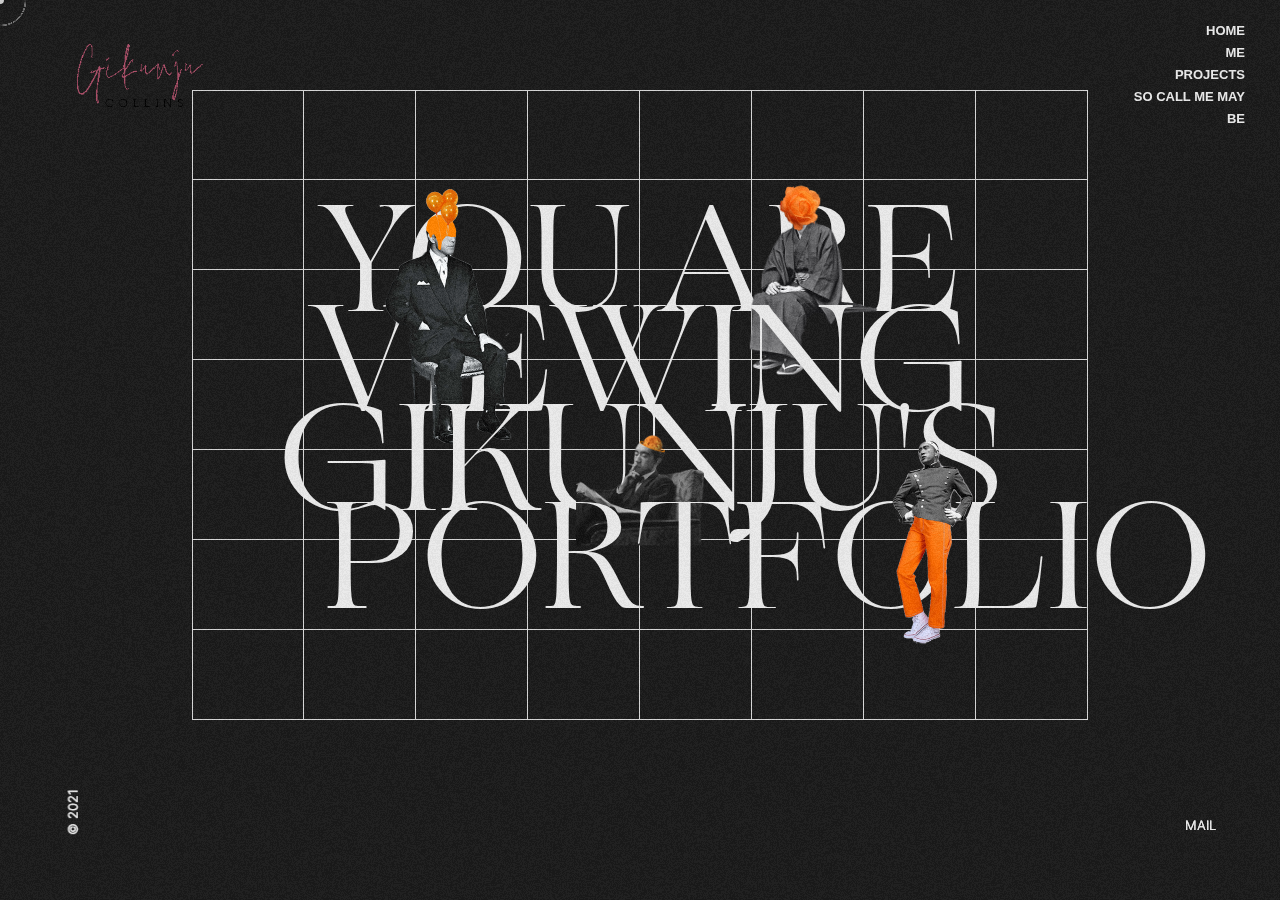
<file: index.html>
<!DOCTYPE html><html class="bg-light scroll-none-x"lang=en><meta charset=UTF-8><meta content="width=device-width,initial-scale=1"name=viewport><title>Gikunju's Portfolio</title><meta content="Gikunju's Portfolio"name=description><link href=resources/images/icon.png rel=icon type=image/png><link href=resources/css/loader.css rel=stylesheet><script src=resources/js/pace.min.js></script><script src=resources/js/TweenMax.min.js></script><script src=resources/js/parallax.min.js></script><link href=resources/css/bootstrap1.css rel=stylesheet><link href=resources/css/style1.css rel=stylesheet><link href=resources/css/post.css rel=stylesheet><link href=resources/css/162720dc.css rel=stylesheet><link href=resources/css/menu.css? rel=stylesheet><link href=resources/css/frontend.mine5ca.css rel=stylesheet><link href=resources/css/2123d16a.css rel=stylesheet><style>body,html{overflow:hidden}@font-face{font-family:Marion-The-Essentials;font-display:auto;font-weight:400;src:url(resources/images/Marion-The-Essentials.woff2) format('woff2')}@font-face{font-family:Cormorant-L;font-display:auto;font-weight:400;src:url(resources/images/Cormorant-Light.woff2) format('woff2')}</style><body class="c-light bg-dark scroll-none-x text-upper"><div class="bg-dark loader-bg"></div><div class="bg-dark loader-bg"></div><div class=loader-header-container><h1 class="c-light loader-header">Collins Gikunju's Portfolio</h1></div><div class=loader-footer-container><p class="c-light loader-footer">Welcome to my world.</div><div class=noise></div><div class=wrapper><div class=cursor></div><div class=follower></div><div class=follower></div><div class=container><section class="elementor-element elementor-section-height-default elementor-section-height-default elementor-section elementor-section-full_width elementor-top-section elementor-element-318dc29"data-element_type=section data-id=318dc29 data-settings='{"_ha_eqh_enable":false}'><div class="elementor-column-gap-no elementor-container"><div class=elementor-row><div class="elementor-element elementor-column elementor-top-column elementor-col-100 elementor-element-e814e3b"data-element_type=column data-id=e814e3b><div class="elementor-column-wrap elementor-element-populated"><div class=elementor-widget-wrap><div class="elementor-element elementor-widget elementor-widget-html elementor-element-47131af"data-element_type=widget data-id=47131af data-widget_type=html.default><div class=elementor-widget-container><div class=section id=home><div class="elementor elementor-1706"data-elementor-id=1706 data-elementor-settings=[] data-elementor-type=section><div class=elementor-section-wrap><section class="elementor-element elementor-section-height-default elementor-section elementor-section-full_width elementor-top-section elementor-hidden-tablet elementor-element-7f7d503d elementor-hidden-phone elementor-section-height-min-height elementor-section-items-middle elementor-section-stretched"data-element_type=section data-id=7f7d503d data-settings='{"background_background":"classic","stretch_section":"section-stretched","_ha_eqh_enable":false}'><div class="elementor-column-gap-no elementor-container"><div class=elementor-row><div class="elementor-element elementor-column elementor-top-column elementor-col-100 elementor-element-77e33165"data-element_type=column data-id=77e33165><div class="elementor-column-wrap elementor-element-populated"><div class=elementor-widget-wrap><section class="elementor-element elementor-section-height-default elementor-section-height-default elementor-section elementor-section-full_width elementor-element-4a826f22 elementor-inner-section elementor-section-content-top"data-element_type=section data-id=4a826f22 data-settings='{"_ha_eqh_enable":false}'><div class="elementor-column-gap-no elementor-container"><div class=elementor-row><header class="elementor-element elementor-column elementor-col-25 elementor-inner-column elementor-element-d80ca4b"data-element_type=column data-id=d80ca4b><div class="elementor-column-wrap elementor-element-populated"><div class=elementor-widget-wrap><div class="elementor-element elementor-widget elementor-widget__width-auto elementor-widget-image elementor-widget-theme-site-logo elementor-element-13d23c07"data-element_type=widget data-id=13d23c07 data-widget_type=theme-site-logo.default><div class=elementor-widget-container><div class=elementor-image><a href=index.html><img src=resources/images/LOGO2_F.png alt=""class="attachment-full size-full"loading=lazy width=240></a></div></div></div><div class="elementor-element elementor-widget elementor-widget-html elementor-absolute elementor-element-3201b9c0 elementor-widget__width-auto"data-element_type=widget data-id=3201b9c0 data-widget_type=html.default data-settings='{"_position":"absolute"}'><div class=elementor-widget-container><div class=vertical-menu-home><div><a href=index.html>HOME</a></div><div><a href=about.html>ME</a></div><div><a href=works.html>PROJECTS</a></div><div><a href=contact.html>SO CALL ME MAY BE</a></div></div></div></div></div></div></header><div class="elementor-element elementor-column elementor-col-25 elementor-inner-column elementor-element-958e0cc"data-element_type=column data-id=958e0cc><div class="elementor-column-wrap elementor-element-populated"><div class=elementor-widget-wrap><div class="elementor-element elementor-widget elementor-widget-html elementor-element-f9d9d43"data-element_type=widget data-id=f9d9d43 data-widget_type=html.default><div class=elementor-widget-container><div class=border-box-1><div class=border-box-2><div class=border-4></div><div class=border-3></div><div class=border-3></div><div class=border-3></div><div class=border-3></div><div class=border-3></div><div class=border-3></div><div class=border-3></div></div></div><div class=border-box-1><div class=border-box-3><div class=border-5></div><div class=border-6></div><div class=border-6></div><div class=border-6></div><div class=border-6></div><div class=border-6></div><div class=border-6></div></div></div></div></div></div></div></div><div class="elementor-element elementor-column elementor-col-25 elementor-inner-column elementor-element-fb9fe18"data-element_type=column data-id=fb9fe18><div class="elementor-column-wrap elementor-element-populated"><div class=elementor-widget-wrap><div class="elementor-element elementor-widget elementor-widget-html elementor-element-17d1738"data-element_type=widget data-id=17d1738 data-widget_type=html.default><div class=elementor-widget-container><div class=el-box-medium id=home-box><div class=el-box-small-1 id=home-text-1><h1>YOU ARE</h1><img src=resources/images/home-pic3.png></div><div class=el-box-small-2 id=home-text-2><h1>VIEWING</h1><img src=resources/images/home-pic1.png></div><div class=el-box-small-3 id=home-text-3><h1>Gikunju's</h1><img src=resources/images/home-pic2.png></div><div class=el-box-small-4 id=home-text-4><h1>PORTFOLIO</h1><img src=resources/images/home-pic4.png></div></div></div></div></div></div></div><footer class=footer><div class=footer-menu-left-container><p class="c-light footer-menu-right">© 2021</div><div class=footer-menu-right-container><a href=mailto:gikunjuucollins@gmail.com class="c-light footer-menu-left left-in-right line-dark">Mail</a></div></footer><div class="elementor-element elementor-column elementor-col-25 elementor-inner-column elementor-element-2de6fdf"data-element_type=column data-id=2de6fdf><div class="elementor-column-wrap elementor-element-populated"><div class=elementor-widget-wrap><div class="elementor-element elementor-widget elementor-widget-text-editor elementor-element-c3ad385"data-element_type=widget data-id=c3ad385 data-widget_type=text-editor.default><div class=elementor-widget-container></div></div></div></div></div></div></div></section></div></div></div></div></div></section><section class="elementor-element elementor-section-height-default elementor-section elementor-section-full_width elementor-top-section elementor-hidden-desktop elementor-element-29b8e6c elementor-hidden-phone elementor-section-height-min-height elementor-section-items-top"data-element_type=section data-id=29b8e6c data-settings='{"background_background":"classic","_ha_eqh_enable":false}'><div class="elementor-column-gap-no elementor-container"><div class=elementor-row><header class="elementor-element elementor-column elementor-top-column elementor-col-20 elementor-element-6d7bdc2"data-element_type=column data-id=6d7bdc2><div class="elementor-column-wrap elementor-element-populated"><div class=elementor-widget-wrap><div class="elementor-element elementor-widget elementor-widget__width-auto elementor-widget-image elementor-widget-theme-site-logo elementor-element-62ef010"data-element_type=widget data-id=62ef010 data-widget_type=theme-site-logo.default data-settings='{"_animation":"none"}'><div class=elementor-widget-container><div class=elementor-image><img src=resources/images/LOGO2_F.png alt=""class="attachment-full size-full"loading=lazy width=242 height=162></div></div></div><div class="elementor-element elementor-widget elementor-widget-html elementor-element-a0c7155"data-element_type=widget data-id=a0c7155 data-widget_type=html.default><div class=elementor-widget-container><div><a class=menu-button-t id=menu-button-home-t><img src=resources/images/menu-home62-1-4.png alt="menu button"></a></div></div></div></div></div></header><div class="elementor-element elementor-column elementor-top-column elementor-col-20 elementor-element-1f9c150"data-element_type=column data-id=1f9c150><div class="elementor-column-wrap elementor-element-populated"><div class=elementor-widget-wrap><div class="elementor-element elementor-widget elementor-widget-html elementor-element-2d2459a"data-element_type=widget data-id=2d2459a data-widget_type=html.default><div class=elementor-widget-container><div class=menu-t id=menu-home-t><div class=menu-background-t id=menu-background-home-t></div><div class=menu-list-box-large-t id=menu-list-box-large-home-t><div class=menu-list-button-t id=menu-list-button-home-t><a class=menu-closebutton-t id=menu-closebutton-home-t><img src=resources/images/close-menu.png alt="close button"></a></div></div></div></div></div></div></div></div></div><div class="elementor-element elementor-column elementor-top-column elementor-col-20 elementor-element-240ae3d"data-element_type=column data-id=240ae3d><div class="elementor-column-wrap elementor-element-populated"><div class=elementor-widget-wrap><div class="elementor-element elementor-widget elementor-widget-html elementor-element-d01892b"data-element_type=widget data-id=d01892b data-widget_type=html.default><div class=elementor-widget-container><div class=border-box-1><div class=border-box-2><div class=border-4></div><div class=border-3></div><div class=border-3></div><div class=border-3></div><div class=border-3></div><div class=border-3></div><div class=border-3></div><div class=border-3></div></div></div><div class=border-box-1><div class=border-box-3><div class=border-5></div><div class=border-6></div><div class=border-6></div><div class=border-6></div><div class=border-6></div><div class=border-6></div><div class=border-6></div></div></div></div></div></div></div></div></section><section class="elementor-element elementor-section-height-default elementor-section-height-default elementor-section elementor-section-full_width elementor-top-section elementor-hidden-desktop elementor-element-a8ad5ee elementor-hidden-tablet"data-element_type=section data-id=a8ad5ee data-settings='{"background_background":"classic","_ha_eqh_enable":false}'><div class="elementor-column-gap-no elementor-container"><div class=elementor-row><div class="elementor-element elementor-column elementor-top-column elementor-col-20 elementor-element-a6939a8"data-element_type=column data-id=a6939a8><div class="elementor-column-wrap elementor-element-populated"><div class=elementor-widget-wrap><div class="elementor-element elementor-widget elementor-widget-html elementor-element-810da2d"data-element_type=widget data-id=810da2d data-widget_type=html.default><div class=elementor-widget-container><div class=menu-m id=menu-home-m><div class=menu-background-m id=menu-background-home-m></div><div class=menu-list-box-large-m id=menu-list-box-large-home-m><div class=menu-list-button-m id=menu-list-button-home-m><a class=menu-closebutton-m id=menu-closebutton-home-m><img src=resources/images/close-menu.png alt="close button"></a></div><div class=menu-list-box-small-m id=menu-list-box-small-home-m><h1><a href=index.html>HOME</a></h1><br><h1><a href=about.html>ME</a></h1><br><h1><a href=works.html>PROJECTS</a></h1><br><h1><a href=contact.html>SO CALL ME MAY BE</a></h1></div></div></div></div></div></div></div></div><div class="elementor-element elementor-column elementor-top-column elementor-col-20 elementor-element-b76838b"data-element_type=column data-id=b76838b><div class="elementor-column-wrap elementor-element-populated"><div class=elementor-widget-wrap><div class="elementor-element elementor-widget elementor-widget__width-auto elementor-widget-image elementor-widget-theme-site-logo elementor-element-595e5de"data-element_type=widget data-id=595e5de data-widget_type=theme-site-logo.default data-settings='{"_animation":"none"}'><div class=elementor-widget-container><div class=elementor-image></div></div></div><div class="elementor-element elementor-column elementor-top-column elementor-col-20 elementor-element-b76838b"data-element_type=column data-id=b76838b><div class="elementor-column-wrap elementor-element-populated"><div class=elementor-widget-wrap><div class="elementor-element elementor-widget elementor-widget__width-auto elementor-widget-image elementor-widget-theme-site-logo elementor-element-595e5de"data-element_type=widget data-id=595e5de data-widget_type=theme-site-logo.default data-settings='{"_animation":"none"}'><div class=elementor-widget-container><div class=elementor-image><a href=index.html><img src=resources/images/LOGO2_F.png alt=""class="attachment-full size-full"loading=lazy width=82 height=62></a></div></div></div><div class="elementor-element elementor-widget elementor-widget-html elementor-element-0d1e89c"data-element_type=widget data-id=0d1e89c data-widget_type=html.default><div class=elementor-widget-container><div><a class=menu-button-m id=menu-button-home-m><img src=resources/images/menu-home62-1-4.png alt="menu button"></a></div></div></div></div></div></div><div class="elementor-element elementor-column elementor-top-column elementor-col-20 elementor-element-cb7f672"data-element_type=column data-id=cb7f672><div class="elementor-column-wrap elementor-element-populated"><div class=elementor-widget-wrap><div class="elementor-element elementor-widget elementor-widget-html elementor-element-7c8fe78"data-element_type=widget data-id=7c8fe78 data-widget_type=html.default><div class=elementor-widget-container><div class=border-box-1><div class=border-box-2-m><div class=border-2-m></div><div class=border-1-m></div><div class=border-1-m></div><div class=border-1-m></div><div class=border-1-m></div><div class=border-1-m></div><div class=border-1-m></div><div class=border-1-m></div></div></div><div class=border-box-1><div class=border-box-3-m><div class=border-5></div><div class=border-6></div><div class=border-6></div><div class=border-6></div></div></div></div></div></div></div></div><div class="elementor-element elementor-column elementor-top-column elementor-col-20 elementor-element-2ef8d17"data-element_type=column data-id=2ef8d17><div class="elementor-column-wrap elementor-element-populated"><div class=elementor-widget-wrap><div class="elementor-element elementor-widget elementor-widget-html elementor-element-ade6f98"data-element_type=widget data-id=ade6f98 data-widget_type=html.default><div class=elementor-widget-container><div class=el-box-medium><div class=el-box-small-1><h1>YOU ARE</h1><img src=resources/images/home-pic3.png></div><div class=el-box-small-2><h1>VIEWING</h1><img src=resources/images/home-pic1.png></div><div class=el-box-small-3><h1>Gikunju's</h1><img src=resources/images/home-pic2.png></div><div class=el-box-small-4><h1>PORTFOLIO</h1><img src=resources/images/home-pic4.png></div></div></div></div></div></div></div><div class="elementor-element elementor-column elementor-top-column elementor-col-20 elementor-element-461eddb"data-element_type=column data-id=461eddb><div class="elementor-column-wrap elementor-element-populated"><div class=elementor-widget-wrap><div class="elementor-element elementor-widget elementor-widget-text-editor elementor-element-eca4055"data-element_type=widget data-id=eca4055 data-widget_type=text-editor.default><div class=elementor-widget-container></div></div></div></div></section></div></div></div></div></div></div></div></div></div></div></div></div><footer class=footer><div class=footer-menu-left-container><p class="c-light footer-menu-right">© 2021</div><div class=footer-menu-right-container><a href=mailto:gikunjuucollins@gmail.com class="c-light footer-menu-left left-in-right line-dark">Mail</a></footer><script src=resources/js/jquery-3.5.1.min.js></script><script src=resources/js/script.min6768.js></script><script src="resources/js/16280a31.js?v=3152"></script>
</file>
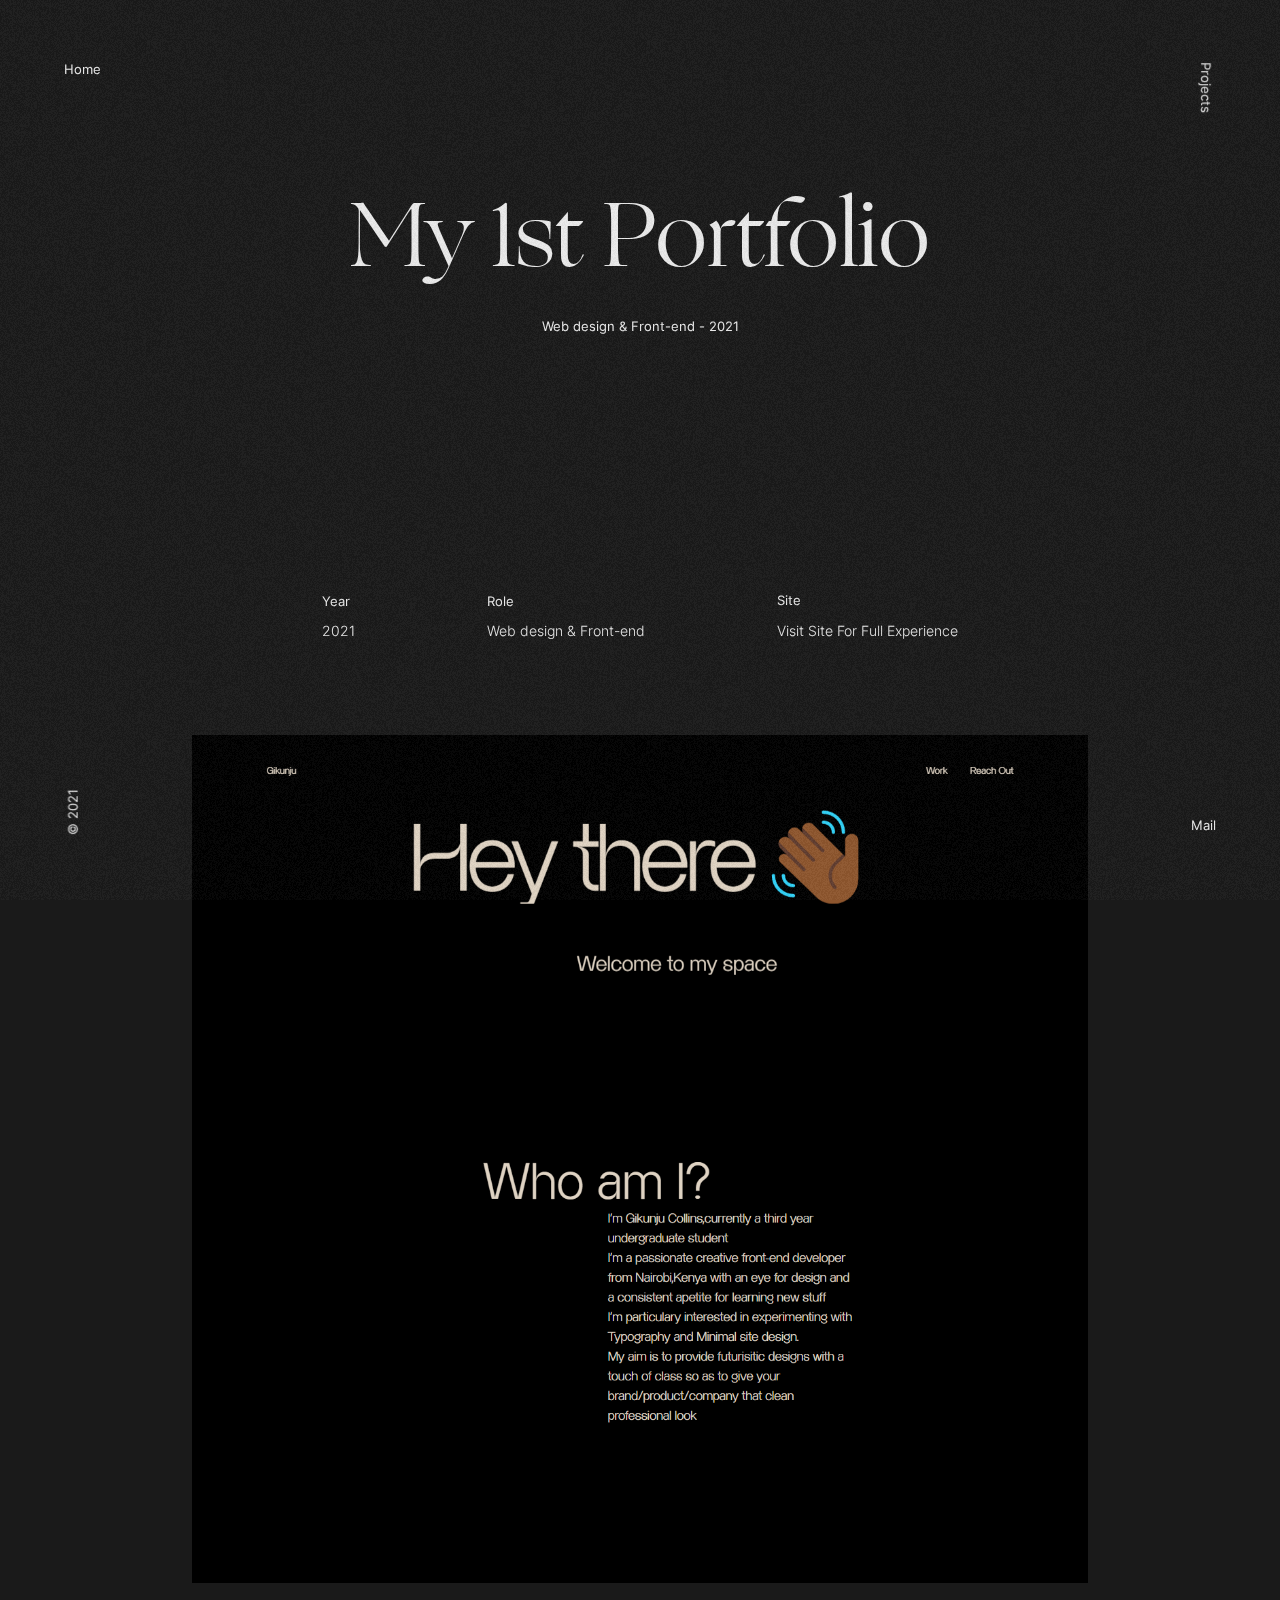
<file: portfolio.html>
<!DOCTYPE html>
<html lang="en" class="bg-light scroll-none-x">
<head>
    <meta charset="UTF-8">
    <meta name="viewport" content="width=device-width, initial-scale=1.0">
    <title>Gikunju's Projects - Portfolio</title>
    <meta name="description" content="Portfolio of Gikunju Collins">
    <link rel="icon" type="image/png" href="resources/images/icon.png">
    <link rel="stylesheet" href="resources/css/loader.css">
    <script src="resources/js/pace.min.js"></script>
    <script src="resources/js/TweenMax.min.js"></script>
    <link rel="stylesheet" href="resources/css/bootstrap2.css">
    <link rel="stylesheet" href="resources/css/style2.css">
</head>
<body class="scroll-none-x bg-dark c-light text-upper">
    <div class="noise"></div>
    <div class="wrapper">
        <div class="cursor"></div>
        <div class="follower"></div>
        <div class="container"></div>
        <script src='resources/js/10080a31.js'></script>
        <div class="elementor-inner">
            <header class="header">
                <div class="header-menu-left-container">
                    <a href="index.html" class="header-menu-left left-in-right line-light c-light">Home</a>
                </div>
                <div class="header-menu-right-container">
                    <a href="works.html" class="header-menu-right left-in-right line-light c-light">Projects</a>
                </div>
            </header>
            <div id="luxy">
                <main class="main">
                    <div class="article-title-container">
                        <h2 class="article-title-one text-center c-light">My 1st Portfolio</h2>
                    </div>
                    <div class="article-title-container">
                        <p class="article-title-two text-center c-light">Web design & Front-end - 2021</p>
                    </div>
                            <div class="article-text-container">
                        <div class="article-text-inner">
                            <div class="fadeIn">
                                <h3 class="article-text-one c-light">Year</h3>
                                <p class="article-text-two c-light">2021</p>
                            </div>
                        </div>
                        <div class="article-text-inner">
                            <div class="fadeIn">
                                <h3 class="article-text-one c-light">Role</h3>
                                <p class="article-text-two c-light">Web design & Front-end</p>
                            </div>
                        </div>
                        <div class="article-text-inner">
                            <div class="fadeIn">
                                <h3 class="article-text-one c-light">Site</h3>
                                <a href="https://collinsgikunju.netlify.app" target="_blank" rel="noopener noreferrer" class="article-text-two c-light left-in-right line-light">Visit Site For Full Experience</a>
                            </div>
                        </div>
                    </div>
                    <div class="article-img-desktop-container">
                        <div class="fadeIn">
                            <img src="resources/images/pt1.png" alt="" class="article-img-desktop img">
                        </div>
                        <div class="fadeIn">
                            <img src="resources/images/pt2.png" alt="" class="article-img-desktop img">
                        </div>
                        <div class="fadeIn">
                            <img src="resources/images/pt3.png" alt="" class="article-img-desktop img">
                        </div>
                    </div>
                    <div class="slide-bg-title-container">                        
                        <div class="center">
                            <div class="slide-bg-title-inner">
                                <div class="fadeIn">
                                    <span class="slide-bg-title c-light slide-text-right">Creative Design</span>
                                    <span class="slide-bg-title c-light slide-text-right">Creative Design</span>
                                    <span class="slide-bg-title c-light slide-text-right">Creative Design</span>
                                    <span class="slide-bg-title c-light slide-text-right">Creative Design</span>
                                    <span class="slide-bg-title c-light slide-text-right">Creative Design</span>
                                </div>
                            </div>
                            <div class="slide-bg-title-inner">
                                <div class="fadeIn">
                                    <span class="slide-bg-title c-light slide-text-left">Visual Experiments</span>
                                    <span class="slide-bg-title c-light slide-text-left">Visual Experiments</span>
                                    <span class="slide-bg-title c-light slide-text-left">Visual Experiments</span>
                                    <span class="slide-bg-title c-light slide-text-left">Visual Experiments</span>
                                    <span class="slide-bg-title c-light slide-text-left">Visual Experiments</span>
                                </div>
                            </div>                   
                        </div>
                    </div>
                                              </div>
            <footer class="footer">
                <div class="footer-menu-left-container">
                    <p class="footer-menu-right c-light">&copy; 2021</p>
                </div>
                <div class="footer-menu-right-container">
                    <a href="mailto:gikunjuucollins@gmail.com" class="footer-menu-left left-in-right line-light c-light">Mail</a>
                </div>
            </footer>
        </div>
    </div>
    <script src="resources/js/luxy.min.js"></script>
    <script src="resources/js/jquery-3.5.1.min.js"></script>
    <script src="resources/js/script.min6943.js"></script>
    <script charset="utf-8">
        var isMobile=/iPhone|iPad|Android/i.test(navigator.userAgent);isMobile||luxy.init({wrapper:"#luxy",wrapperSpeed:.065});
    </script>
    <!-- Thank you for reading -->
</body>
</html>
</file>
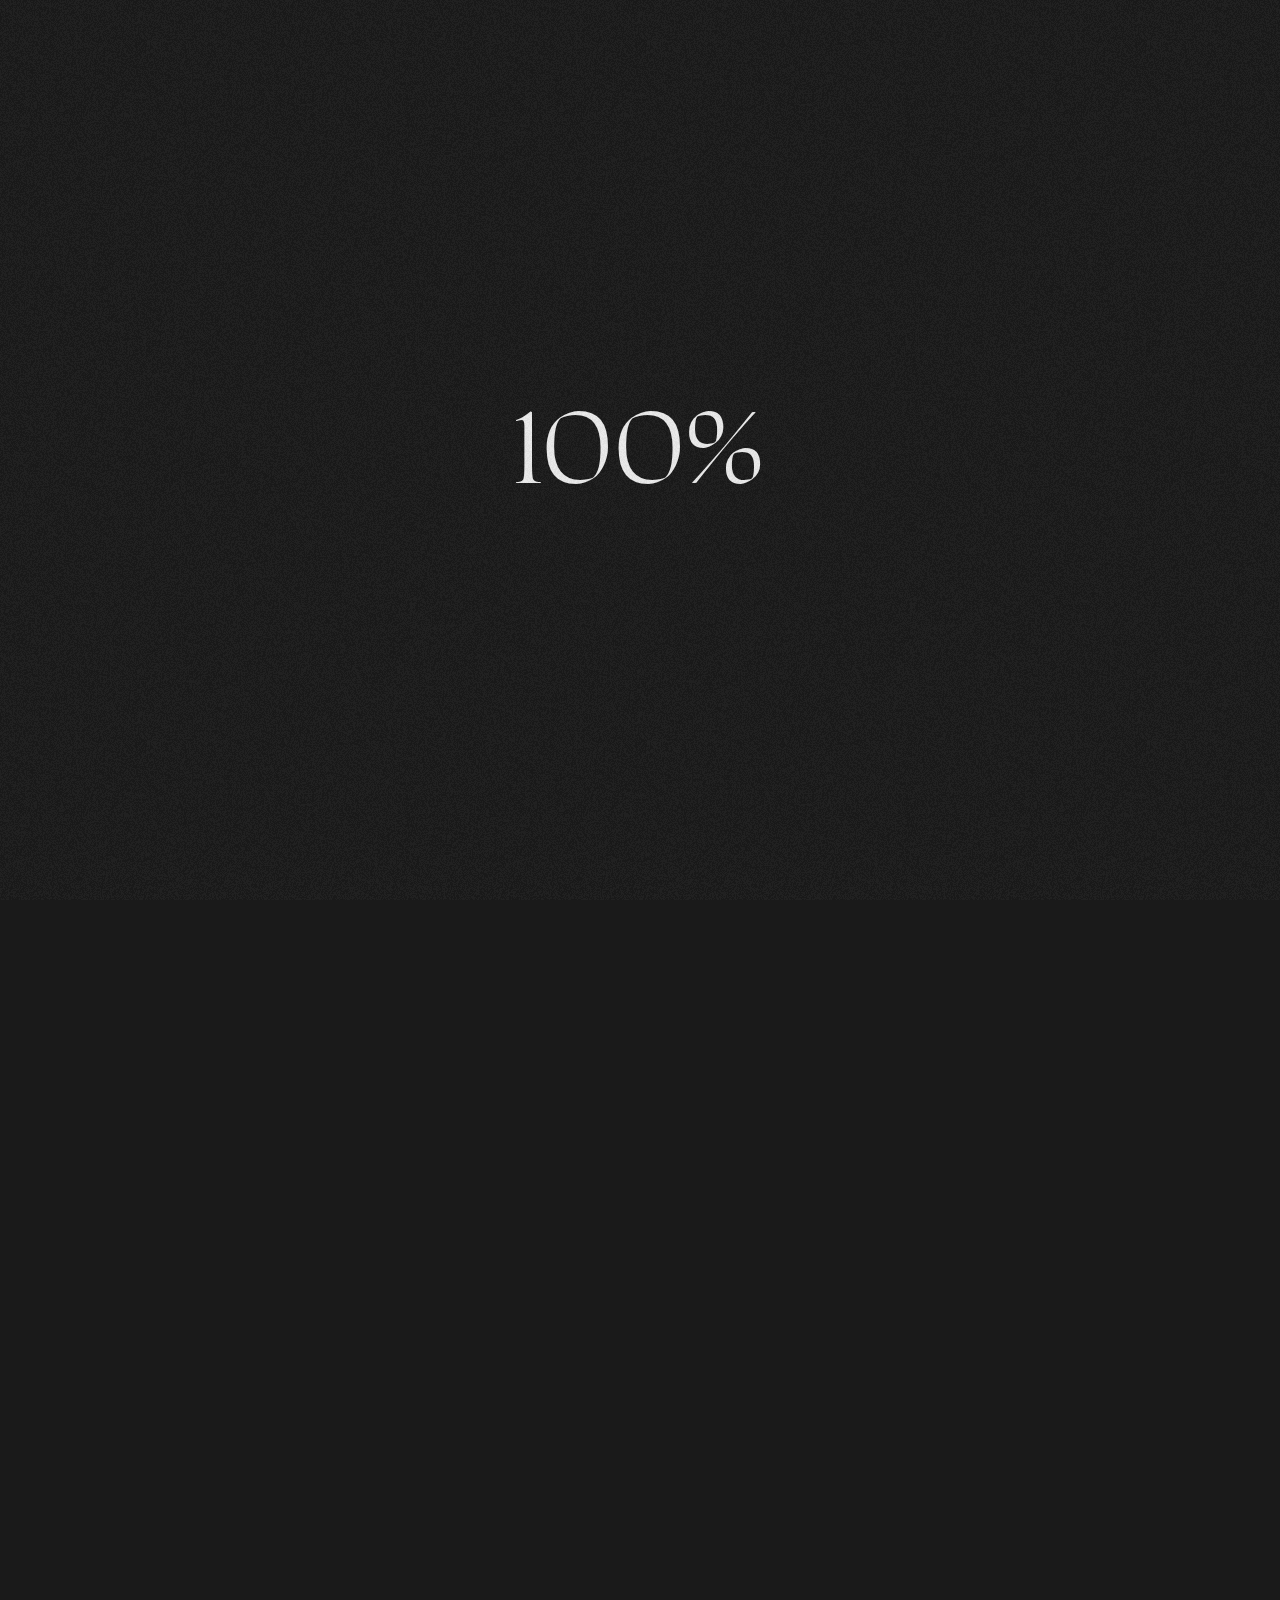
<file: thriftshop.html>
<!DOCTYPE html>
<html lang="en" class="bg-light scroll-none-x">
<head>
    <meta charset="UTF-8">
    <meta name="viewport" content="width=device-width, initial-scale=1.0">
    <title>Gikunju's Projects - Thrift Shop</title>
    <meta name="description" content="Portfolio of Gikunju Collins">
    <link rel="icon" type="image/png" href="resources/images/icon.png">
    <link rel="stylesheet" href="resources/css/loader.css">
    <script src="resources/js/pace.min.js"></script>
    <script src="resources/js/TweenMax.min.js"></script>
    <link rel="stylesheet" href="resources/css/bootstrap2.css">
    <link rel="stylesheet" href="resources/css/style2.css">
</head>
<body class="scroll-none-x bg-dark c-light text-upper">
    <div class="noise"></div>
    <div class="wrapper">
        <div class="cursor"></div>
        <div class="follower"></div>
        <div class="container"></div>
        <script src='resources/js/10080a31.js'></script>
        <div class="elementor-inner">
            <header class="header">
                <div class="header-menu-left-container">
                    <a href="index.html" class="header-menu-left left-in-right line-light c-light">Home</a>
                </div>
                <div class="header-menu-right-container">
                    <a href="works.html" class="header-menu-right left-in-right line-light c-light">Projects</a>
                </div>
            </header>
            <div id="luxy">
                <main class="main">
                    <div class="article-title-container">
                        <h2 class="article-title-one text-center c-light">Thrift Shop Landing Page</h2>
                    </div>
                    <div class="article-title-container">
                        <p class="article-title-two text-center c-light">Web design & Front-end - 2021</p>
                    </div>
                    <div class="article-hero-container">
                        <div class="article-img-container">
                            <img src="resources/images/bvn1.jpg" alt="" class="article-img img">
                        </div>
                    </div>
                    <div class="article-text-container">
                        <div class="article-text-inner">
                            <div class="fadeIn">
                                <h3 class="article-text-one c-light">Year</h3>
                                <p class="article-text-two c-light">2021</p>
                            </div>
                        </div>
                        <div class="article-text-inner">
                            <div class="fadeIn">
                                <h3 class="article-text-one c-light">Role</h3>
                                <p class="article-text-two c-light">Web design & Front-end</p>
                            </div>
                        </div>
                        <div class="article-text-inner">
                            <div class="fadeIn">
                                <h3 class="article-text-one c-light">Site</h3>
                                <a href="https://thriftshop.netlify.app" target="_blank" rel="noopener noreferrer" class="article-text-two c-light left-in-right line-light">Visit Site For Full Experience</a>
                            </div>
                        </div>
                    </div>
                    <div class="article-img-desktop-container">
                        <div class="fadeIn">
                            <img src="resources/images/ts1.png" alt="" class="article-img-desktop img">
                            <img src="resources/images/ts2.png" alt="" class="article-img-desktop img">
                            <img src="resources/images/ts3.png" alt="" class="article-img-desktop img">
                            <img src="resources/images/ts4.png" alt="" class="article-img-desktop img">

                        </div>
                    </div>
                    <div class="slide-bg-title-container">                        
                        <div class="center">
                            <div class="slide-bg-title-inner">
                                <div class="fadeIn">
                                    <span class="slide-bg-title c-light slide-text-right">Creative Design</span>
                                    <span class="slide-bg-title c-light slide-text-right">Creative Design</span>
                                    <span class="slide-bg-title c-light slide-text-right">Creative Design</span>
                                    <span class="slide-bg-title c-light slide-text-right">Creative Design</span>
                                    <span class="slide-bg-title c-light slide-text-right">Creative Design</span>
                                </div>
                            </div>
                            <div class="slide-bg-title-inner">
                                <div class="fadeIn">
                                    <span class="slide-bg-title c-light slide-text-left">Visual Experiments</span>
                                    <span class="slide-bg-title c-light slide-text-left">Visual Experiments</span>
                                    <span class="slide-bg-title c-light slide-text-left">Visual Experiments</span>
                                    <span class="slide-bg-title c-light slide-text-left">Visual Experiments</span>
                                    <span class="slide-bg-title c-light slide-text-left">Visual Experiments</span>
                                </div>
                            </div>           
                        </div>
                    </div>
                    <div class="article-img-mobile-container">
                        <div class="fadeIn">
                            <img src="resources/images/ts1.jpg" alt="" class="article-img-mobile img">
                        </div>
    
                        <div class="fadeIn">
                            <img src="resources/images/ts2.jpg" alt="" class="article-img-mobile img">
                        </div>
    
                        <div class="fadeIn">
                            <img src="resources/images/ts3.jpg" alt="" class="article-img-mobile img">
                        </div>
                        <div class="fadeIn">
                            <img src="resources/images/ts4.jpg" alt="" class="article-img-mobile img">
                        </div>
                    </div>
                    <div class="article-next-title-container">
                        <div class="fadeIn">
                            <h3 class="article-next-title c-light">Next</h3>
                        </div>
                    </div>
                    <div class="article-next-text-container">
                        <div class="fadeIn">
                            <a href="shoegods.html" class="article-next-text c-light">Shoegods</a>
                        </div>
                    </div>
                </main>
            </div>
            <footer class="footer">
                <div class="footer-menu-left-container">
                    <p class="footer-menu-right c-light">&copy; 2021</p>
                </div>
                <div class="footer-menu-right-container">
                    <a href="mailto:gikunjuucollins@gmail.com" class="footer-menu-left left-in-right line-light c-light">Mail</a>
                </div>
            </footer>
        </div>
    </div>
    <script src="resources/js/luxy.min.js"></script>
    <script src="resources/js/jquery-3.5.1.min.js"></script>
    <script src="resources/js/script.min6943.js?var=1.5"></script>
    <script charset="utf-8">
        var isMobile=/iPhone|iPad|Android/i.test(navigator.userAgent);isMobile||luxy.init({wrapper:"#luxy",wrapperSpeed:.065});
    </script>
</body>
</html>
</file>
<file: resources/css/loader.css>
.pace{pointer-events:none;-webkit-user-select:none;-moz-user-select:none;-ms-user-select:none;user-select:none;z-index:900;position:fixed;top:50%;left:50%;-webkit-transform:translate(-50%,-50%);transform:translate(-50%,-50%)}.pace .pace-progress{-webkit-transform:none!important;transform:none!important;text-align:center}.pace.pace-inactive{visibility:hidden;-webkit-transition:all 1s;transition:all 1s}.pace .pace-progress::after{content:attr(data-progress-text);display:block;color:#eaeaea;font-family:Ogg,'Cormorant Upright',serif;font-weight:400}.pace-done .loader-bg{-webkit-transform:translateY(-100vh);transform:translateY(-100vh);-webkit-transition:all 1s cubic-bezier(.96,.37,.25,1);transition:all 1s cubic-bezier(.96,.37,.25,1)}@media screen and (max-width:999px){.pace .pace-progress::after{font-size:10vw}}@media screen and (min-width:1000px){.pace .pace-progress::after{font-size:8vw}}
</file>
<file: resources/css/style2.css>
@font-face{font-family:Ogg;src:url(../fonts/Ogg-Regular.woff2) format("woff2"),url(../fonts/Ogg-Regular.woff) format("woff");font-weight:400;font-style:normal}@font-face{font-family:"Cormorant Upright";src:url(../fonts/CormorantUpright-Regular.woff2) format("woff2"),url(../fonts/CormorantUpright-Regular.woff) format("woff");font-weight:400;font-style:normal}@font-face{font-family:Inter;src:url(../fonts/Inter-Light.woff2) format("woff2"),url(../fonts/Inter-Light.woff) format("woff");font-weight:300;font-style:normal}@font-face{font-family:Inter;src:url(../fonts/Inter-Regular.woff2) format("woff2"),url(../fonts/Inter-Regular.woff) format("woff");font-weight:400;font-style:normal}body,html{-ms-overflow-style:none;scrollbar-width:none}body::-webkit-scrollbar,html::-webkit-scrollbar{display:none}.scroll-none-x{overflow-x:hidden}.scroll-none-y{overflow-y:show}body,h1,h2,h3{font-family:Ogg,"Cormorant Upright",serif;font-weight:400;letter-spacing:0;line-height:1}h1,h2,h3{-webkit-margin-before:0;margin-block-start:0;-webkit-margin-after:0;margin-block-end:0}a{position:relative;text-decoration:none}p{-webkit-margin-before:0;margin-block-start:0;-webkit-margin-after:0;margin-block-end:0}ul{-webkit-padding-start:0;padding-inline-start:0;margin:0}.c-light{color:#eaeaea}.c-dark{color:#1a1a1a}.bg-light{background-color:#eaeaea}.bg-dark{background-color:#1a1a1a}.text-center{text-align:center}.center{position:absolute;top:50%;left:50%;-webkit-transform:translate(-50%,-50%);transform:translate(-50%,-50%)}.noise::before{position:fixed;top:0;left:0;width:100vw;height:100vh;content:"";opacity:.03;z-index:1000;pointer-events:none;background-image:url(../images/noise.gif)}.footer,.header{z-index:300}.about-title,.article-next-text,.article-title-one,.contact-title,.header-side-left,.header-side-right,.item-title,.loader-footer,.loader-header,.slide-bg-title{white-space:nowrap}.follower,.item,.loader-bg,.slide-text-left,.slide-text-right{will-change:transform}.about-text-one,.about-text-two,.article-next-title,.article-text-one,.article-text-two,.article-title-two,.contact-text-one,.contact-text-two,.footer-menu-left,.footer-menu-right,.header-menu-left,.header-menu-right,.item-title-number,.loader-footer,.loader-header{font-family:Inter,sans-serif}.about-text-one,.article-next-title,.article-text-one,.article-title-two,.contact-text-one,.footer-menu-left,.footer-menu-right,.header-menu-left,.header-menu-right,.item-title-number,.loader-footer,.loader-header{font-weight:400}.about-text-two,.article-text-two,.contact-text-two{font-weight:300}.img{width:100%;height:auto}.follower.is-active{background-color:#eaeaea;-webkit-transform:scale(2);transform:scale(2)}.left-in-right::after{position:absolute;bottom:-3px;left:0;content:'';width:100%;height:1px;-webkit-transform:scaleX(0);transform:scaleX(0);-webkit-transform-origin:right top;transform-origin:right top;-webkit-transition:-webkit-transform .3s;transition:-webkit-transform .3s;transition:transform .3s;transition:transform .3s,-webkit-transform .3s}.left-in-right:hover::after{-webkit-transform-origin:left top;transform-origin:left top;-webkit-transform:scaleX(1);transform:scaleX(1)}.to-right::after{position:absolute;bottom:-3px;right:0;content:'';width:100%;height:1px;-webkit-transform-origin:left top;transform-origin:left top;-webkit-transition:-webkit-transform .3s;transition:-webkit-transform .3s;transition:transform .3s;transition:transform .3s,-webkit-transform .3s}.to-right:hover::after{-webkit-transform:scaleX(0);transform:scaleX(0);-webkit-transform-origin:right top;transform-origin:right top}.line-light::after{background-color:#eaeaea}.line-dark::after{background-color:#1a1a1a}.contact-title{display:-webkit-box;display:-ms-flexbox;display:flex;-webkit-box-align:center;-ms-flex-align:center;align-items:center}.bar::after{content:"";display:block;height:1px;width:10vw;margin-left:2.5vw}.bar-light::after{background-color:#eaeaea}.bar-dark::after{background-color:#1a1a1a}.fadeIn{opacity:0;-webkit-transform:translateY(25px);transform:translateY(25px);-webkit-transition:all 1s;transition:all 1s}.fadeIn.view{opacity:1;-webkit-transform:none;transform:none}.loader-bg{position:fixed;width:100vw;height:100vh}.loader-footer-container,.loader-header-container{position:fixed;left:50%;-webkit-transform:translateX(-50%);transform:translateX(-50%)}.loader-header-container{top:5vw}.loader-footer-container{bottom:5vw}.wrapper{opacity:0;-webkit-transition:opacity 1s ease 1s;transition:opacity 1s ease 1s}.footer-menu-left-container,.footer-menu-right-container,.header-menu-left-container,.header-menu-right-container{overflow:show;padding-bottom:3px;color:#fff}.footer-menu-left,.header-menu-left{-webkit-transform:translateY(125%) rotate(5deg);transform:translateY(125%) rotate(5deg)}.footer-menu-right,.header-menu-right{-webkit-transform:translateY(125%) rotate(-5deg);transform:translateY(125%) rotate(-5deg)}.footer-menu-left,.footer-menu-right,.header-menu-left,.header-menu-right{-webkit-transition:all 1s ease 1s;transition:all 1s ease 1s;display:inline-block}.pace-done .wrapper{opacity:1}.pace-done .footer-menu-left,.pace-done .footer-menu-right,.pace-done .header-menu-left,.pace-done .header-menu-right{-webkit-transform:none;transform:none}.pace-done .loader-footer,.pace-done .loader-header,.pace-done .pace .pace-progress::after{opacity:0;-webkit-transition:opacity .3s;transition:opacity .3s}.slide-text-right{-webkit-animation:slide-text-right 15s linear infinite;animation:slide-text-right 15s linear infinite}@-webkit-keyframes slide-text-right{0%{-webkit-transform:translateX(0);transform:translateX(0)}100%{-webkit-transform:translateX(100%);transform:translateX(100%)}}@keyframes slide-text-right{0%{-webkit-transform:translateX(0);transform:translateX(0)}100%{-webkit-transform:translateX(100%);transform:translateX(100%)}}.slide-text-left{-webkit-animation:slide-text-left 15s linear infinite;animation:slide-text-left 15s linear infinite}@-webkit-keyframes slide-text-left{0%{-webkit-transform:translateX(0);transform:translateX(0)}100%{-webkit-transform:translateX(-100%);transform:translateX(-100%)}}@keyframes slide-text-left{0%{-webkit-transform:translateX(0);transform:translateX(0)}100%{-webkit-transform:translateX(-100%);transform:translateX(-100%)}}.header{position:absolute;top:0;left:0;width:100vw;height:auto;display:-webkit-box;display:-ms-flexbox;display:flex;-webkit-box-align:center;-ms-flex-align:center;align-items:center}.header-menu-left-container,.header-menu-right-container{position:fixed;top:5vw}.header-menu-right-container{right:5vw;-webkit-transform:translate(25%,100%) rotate(90deg);transform:translate(25%,100%) rotate(90deg)}.header-menu-left-container{left:5vw}.footer{position:relative;width:100vw}.footer-menu-left-container,.footer-menu-right-container{position:fixed;bottom:5vw}.footer-menu-left-container{left:5vw;-webkit-transform:translate(-25%,-100%) rotate(-90deg);transform:translate(-25%,-100%) rotate(-90deg)}.footer-menu-right-container{display:-webkit-box;display:-ms-flexbox;display:flex;right:5vw}.item-container{display:-webkit-box;display:-ms-flexbox;display:flex;-webkit-box-align:center;-ms-flex-align:center;align-items:center;-webkit-box-orient:vertical;-webkit-box-direction:normal;-ms-flex-direction:column;flex-direction:column}.item-hover,.item-inner{position:static!important}.item-title{position:relative;line-height:1.1}.item-title-number{position:absolute;pointer-events:none;right:-4vw;font-size:1vw}.item-img{width:30vw}#item1,#item2,#item3{position:absolute!important;top:50%!important;left:50%!important;-webkit-transform:translate(-50%,-50%)!important;transform:translate(-50%,-50%)!important;z-index:-1}.about,.contact{width:70vw;margin-right:auto;margin-left:auto}.about-text-two{width:60vw;line-height:1.3}.article-hero-container{position:relative}.article-img-container{width:70vw;margin-right:auto;margin-left:auto}.article-img-desktop-container{width:70vw;margin-right:auto;margin-left:auto}.article-text-container{width:60vw;margin-right:auto;margin-left:auto;position:relative}.article-img-mobile-container{display:-webkit-box;display:-ms-flexbox;display:flex;-ms-flex-wrap:wrap;flex-wrap:wrap;-webkit-box-pack:justify;-ms-flex-pack:justify;justify-content:space-between;width:70vw;margin-right:auto;margin-left:auto}.article-next-title{display:-webkit-box;display:-ms-flexbox;display:flex;-webkit-box-align:center;-ms-flex-align:center;align-items:center}.article-next-title-container{display:-webkit-box;display:-ms-flexbox;display:flex;-webkit-box-pack:center;-ms-flex-pack:center;justify-content:center}.article-next-text-container{display:-webkit-box;display:-ms-flexbox;display:flex;-webkit-box-pack:center;-ms-flex-pack:center;justify-content:center}.slide-bg-title{padding-right:2.5vw}.slide-bg-title-container{position:relative;pointer-events:none}.slide-bg-title-inner .fadeIn{display:-webkit-box;display:-ms-flexbox;display:flex}@media screen and (max-width:579px){.about{margin-top:15vh}}@media screen and (min-width:580px){.about{margin-top:30vh}}@media screen and (max-width:767px){body,h1,h2,h3{font-size:10px}.about-text-two,.article-text-two,.contact-text-two{font-size:12px}.about-text-one,.contact-text-one{margin-bottom:2.5vw}.article-text-inner:nth-of-type(2),.article-text-inner:nth-of-type(3){margin-top:5vw}.article-img-mobile{width:70vw}.about-text-inner:nth-of-type(1){margin-bottom:5vw}.article-next-title-container,.article-text-one{margin-bottom:2.5vw}.article-title-container:nth-of-type(1){margin-top:115px}.article-next-text-container,.contact{margin-bottom:115px}.article-img-mobile-container,.article-next-title-container,.article-text-container{margin-top:57px}.about,.about-title-container,.article-img-desktop-container,.article-img-mobile-container .fadeIn:nth-of-type(1),.article-img-mobile-container .fadeIn:nth-of-type(2),.article-text-container,.article-title-container:nth-of-type(2),.contact-title-container{margin-bottom:57px}}@media screen and (min-width:768px){body,h1,h2,h3{font-size:1vw}.about-text-two,.article-text-two,.contact-text-two{font-size:1.1vw}.about-text-inner,.contact-text-inner{display:-webkit-box;display:-ms-flexbox;display:flex;-webkit-box-align:center;-ms-flex-align:center;align-items:center}.article-text-container{display:-webkit-box;display:-ms-flexbox;display:flex;-ms-flex-pack:distribute;justify-content:space-around;-webkit-box-align:center;-ms-flex-align:center;align-items:center}.article-img-mobile{width:20vw}.about-text-one,.contact-text-one{margin-right:1.25vw}.about-text-inner:nth-of-type(1){margin-bottom:2.5vw}.article-next-title-container,.article-text-one{margin-bottom:1.25vw}.article-title-container:nth-of-type(1){margin-top:15vw}.article-next-text-container,.contact{margin-bottom:15vw}.article-img-mobile-container,.article-next-title-container,.article-text-container{margin-top:17.5vw}.about,.about-title-container,.article-img-desktop-container,.article-text-container,.article-title-container:nth-of-type(2),.contact-title-container{margin-bottom:7.5vw}}@media screen and (max-width:999px){.item-title,.slide-bg-title{font-size:10vw}.about-title,.article-next-text,.article-title-one{font-size:6vw}.contact-title{font-size:6vw}.item-title-container{line-height:10vw}.article-title-container{line-height:9vw}.slide-bg-title-container{padding-top:10vw;padding-bottom:10vw}}@media screen and (min-width:1000px){.item-title,.slide-bg-title{font-size:8vw}.about-title,.article-next-text,.article-title-one{font-size:7vw}.contact-title{font-size:5vw}.item-title-container{line-height:8vw}.article-title-container{line-height:7vw}.slide-bg-title-container{padding-top:8vw;padding-bottom:8vw}}@media screen and (max-width:1024px){#item1,#item2,#item3,.item-title-number{display:none}.item-container{margin-top:40vh;margin-bottom:40vh}}@media screen and (min-width:1025px){.item-container{margin-top:30vh;margin-bottom:30vh}.item-img,.item-title-number{opacity:0}.item-hover:hover .item-img,.item-hover:hover .item-title-number{opacity:1}.item-hover:hover .item-img,.item-hover:hover .item-title-number,.item-img,.item-title-number{-webkit-transition:opacity .3s;transition:opacity .3s}}
</file>
<file: resources/css/bootstrap2.css>
/*!
 * Bootstrap Reboot v4.3.1 (https://getbootstrap.com/)
 * Copyright 2011-2019 The Bootstrap Authors
 * Copyright 2011-2019 Twitter, Inc.
 * Licensed under MIT (https://github.com/twbs/bootstrap/blob/master/LICENSE)
 * Forked from Normalize.css, licensed MIT (https://github.com/necolas/normalize.css/blob/master/LICENSE.md)
 */html{font-family:sans-serif;-webkit-text-size-adjust:100%;-webkit-tap-highlight-color:transparent}article,aside,figcaption,figure,footer,header,hgroup,main,nav,section{display:block}body{margin:0;font-family:-apple-system,BlinkMacSystemFont,"Segoe UI",Roboto,"Helvetica Neue",Arial,"Noto Sans",sans-serif,"Apple Color Emoji","Segoe UI Emoji","Segoe UI Symbol","Noto Color Emoji";font-size:1rem;font-weight:400;color:#000;text-align:left;background-color:#fff}[tabindex="-1"]:focus{outline:0!important}hr{box-sizing:content-box;height:0;overflow:visible}h1,h2,h3,h4,h5,h6{margin:0}p{margin-top:0}abbr[data-original-title],abbr[title]{text-decoration:underline;-webkit-text-decoration:underline dotted;text-decoration:underline dotted;cursor:help;border-bottom:0;-webkit-text-decoration-skip-ink:none;text-decoration-skip-ink:none}address{margin-bottom:1rem;font-style:normal;line-height:inherit}dl,ol,ul{margin-top:0;margin-bottom:1rem}ol ol,ol ul,ul ol,ul ul{margin-bottom:0}dt{font-weight:700}dd{margin-bottom:.5rem;margin-left:0}blockquote{margin:0 0 1rem}b,strong{font-weight:bolder}small{font-size:80%}sub,sup{position:relative;font-size:75%;line-height:0;vertical-align:baseline}sub{bottom:-.25em}sup{top:-.5em}a:not([href]):not([tabindex]){text-decoration:none}a:not([href]):not([tabindex]):focus,a:not([href]):not([tabindex]):hover{text-decoration:none}a:not([href]):not([tabindex]):focus{outline:0}code,kbd,pre,samp{font-family:SFMono-Regular,Menlo,Monaco,Consolas,"Liberation Mono","Courier New",monospace;font-size:1em}pre{margin-top:0;margin-bottom:1rem;overflow:auto}figure{margin:0 0 1rem}img{vertical-align:middle;border-style:none}svg{overflow:hidden;vertical-align:middle}table{border-collapse:collapse}caption{padding-top:.75rem;padding-bottom:.75rem;color:#6c757d;text-align:left;caption-side:bottom}th{text-align:inherit}label{display:inline-block;margin-bottom:.5rem}button{border-radius:0}button:focus{outline:1px dotted;outline:5px auto -webkit-focus-ring-color}button,input,optgroup,select,textarea{margin:0;font-family:inherit;font-size:inherit;line-height:inherit}button,input{overflow:visible}button,select{text-transform:none}select{word-wrap:normal}[type=button],[type=reset],[type=submit],button{-webkit-appearance:button}[type=button]:not(:disabled),[type=reset]:not(:disabled),[type=submit]:not(:disabled),button:not(:disabled){cursor:pointer}[type=button]::-moz-focus-inner,[type=reset]::-moz-focus-inner,[type=submit]::-moz-focus-inner,button::-moz-focus-inner{padding:0;border-style:none}input[type=checkbox],input[type=radio]{box-sizing:border-box;padding:0}input[type=date],input[type=datetime-local],input[type=month],input[type=time]{-webkit-appearance:listbox}textarea{overflow:auto;resize:vertical}fieldset{min-width:0;padding:0;margin:0;border:0}legend{display:block;width:100%;max-width:100%;padding:0;margin-bottom:.5rem;font-size:1.5rem;line-height:inherit;color:inherit;white-space:normal}progress{vertical-align:baseline}[type=number]::-webkit-inner-spin-button,[type=number]::-webkit-outer-spin-button{height:auto}[type=search]{outline-offset:-2px;-webkit-appearance:none}[type=search]::-webkit-search-decoration{-webkit-appearance:none}::-webkit-file-upload-button{font:inherit;-webkit-appearance:button}output{display:inline-block}summary{display:list-item;cursor:pointer}template{display:none}[hidden]{display:none!important}
</file>
